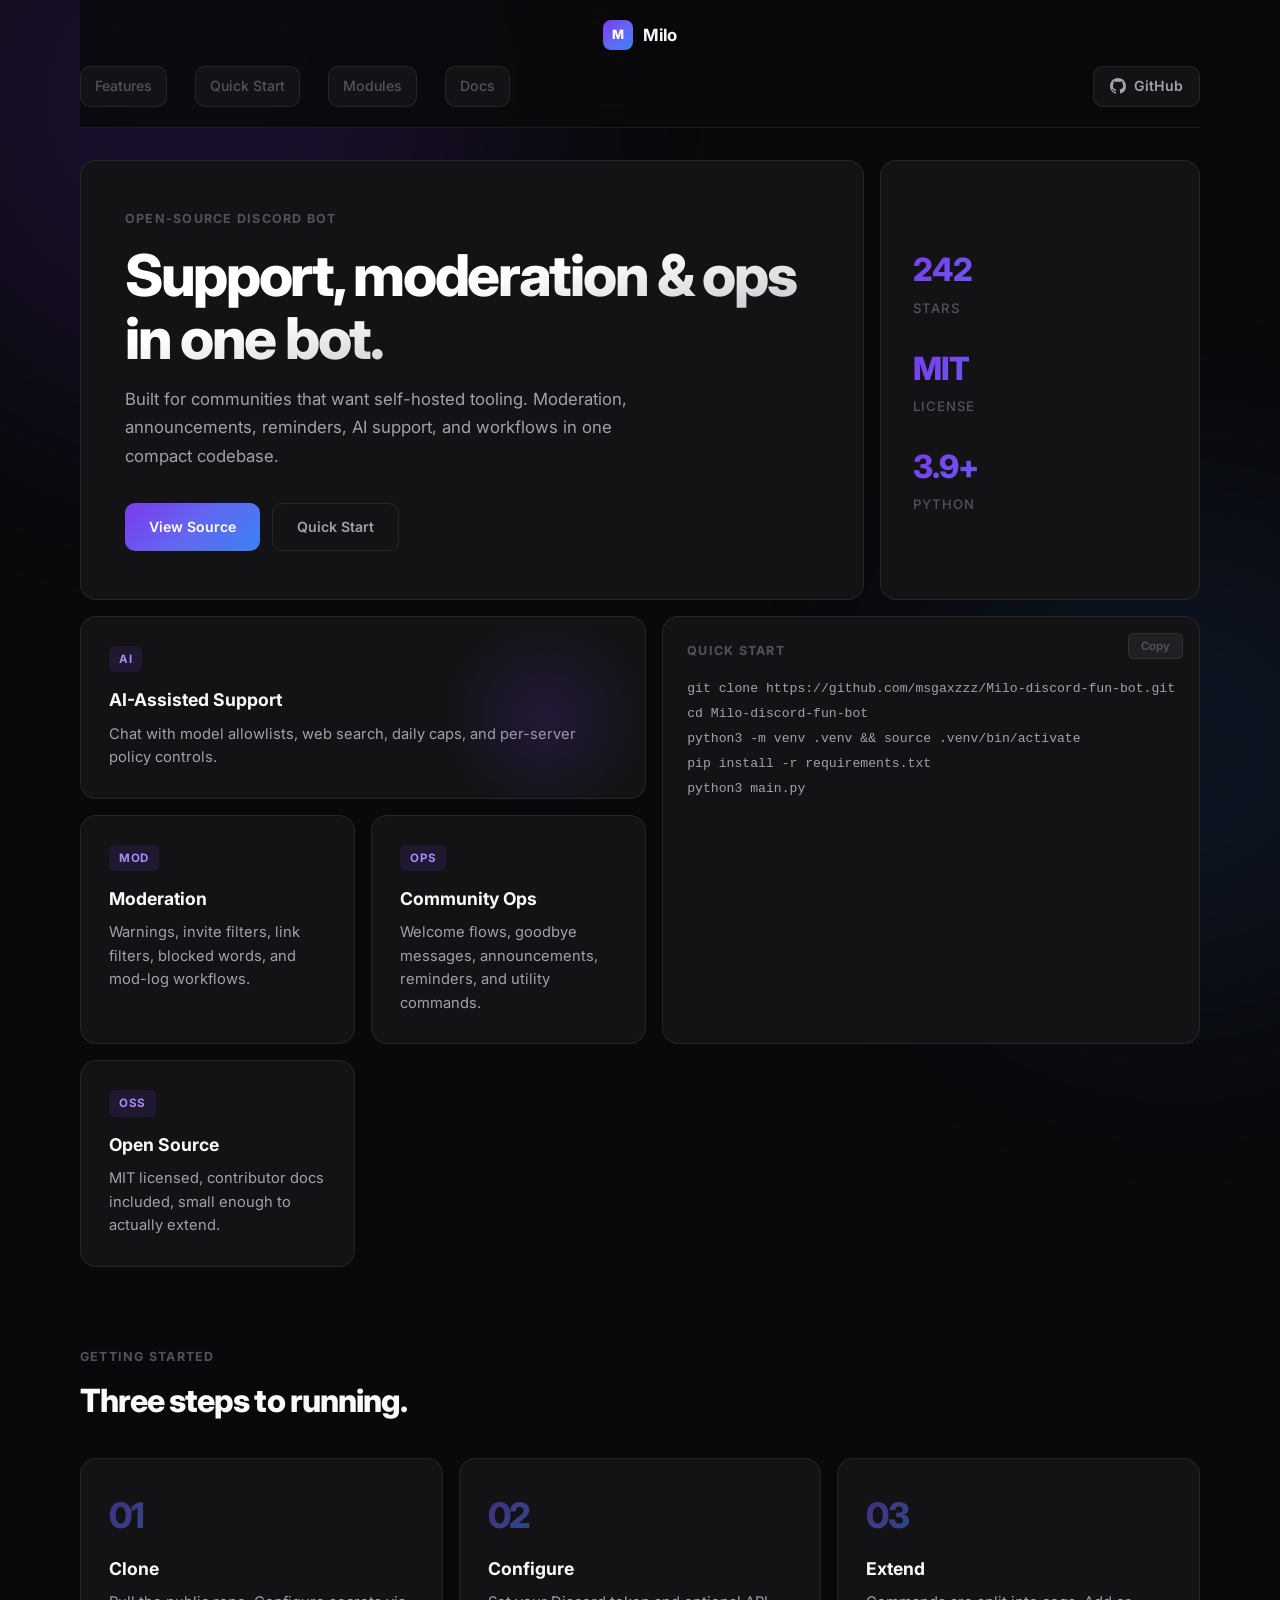
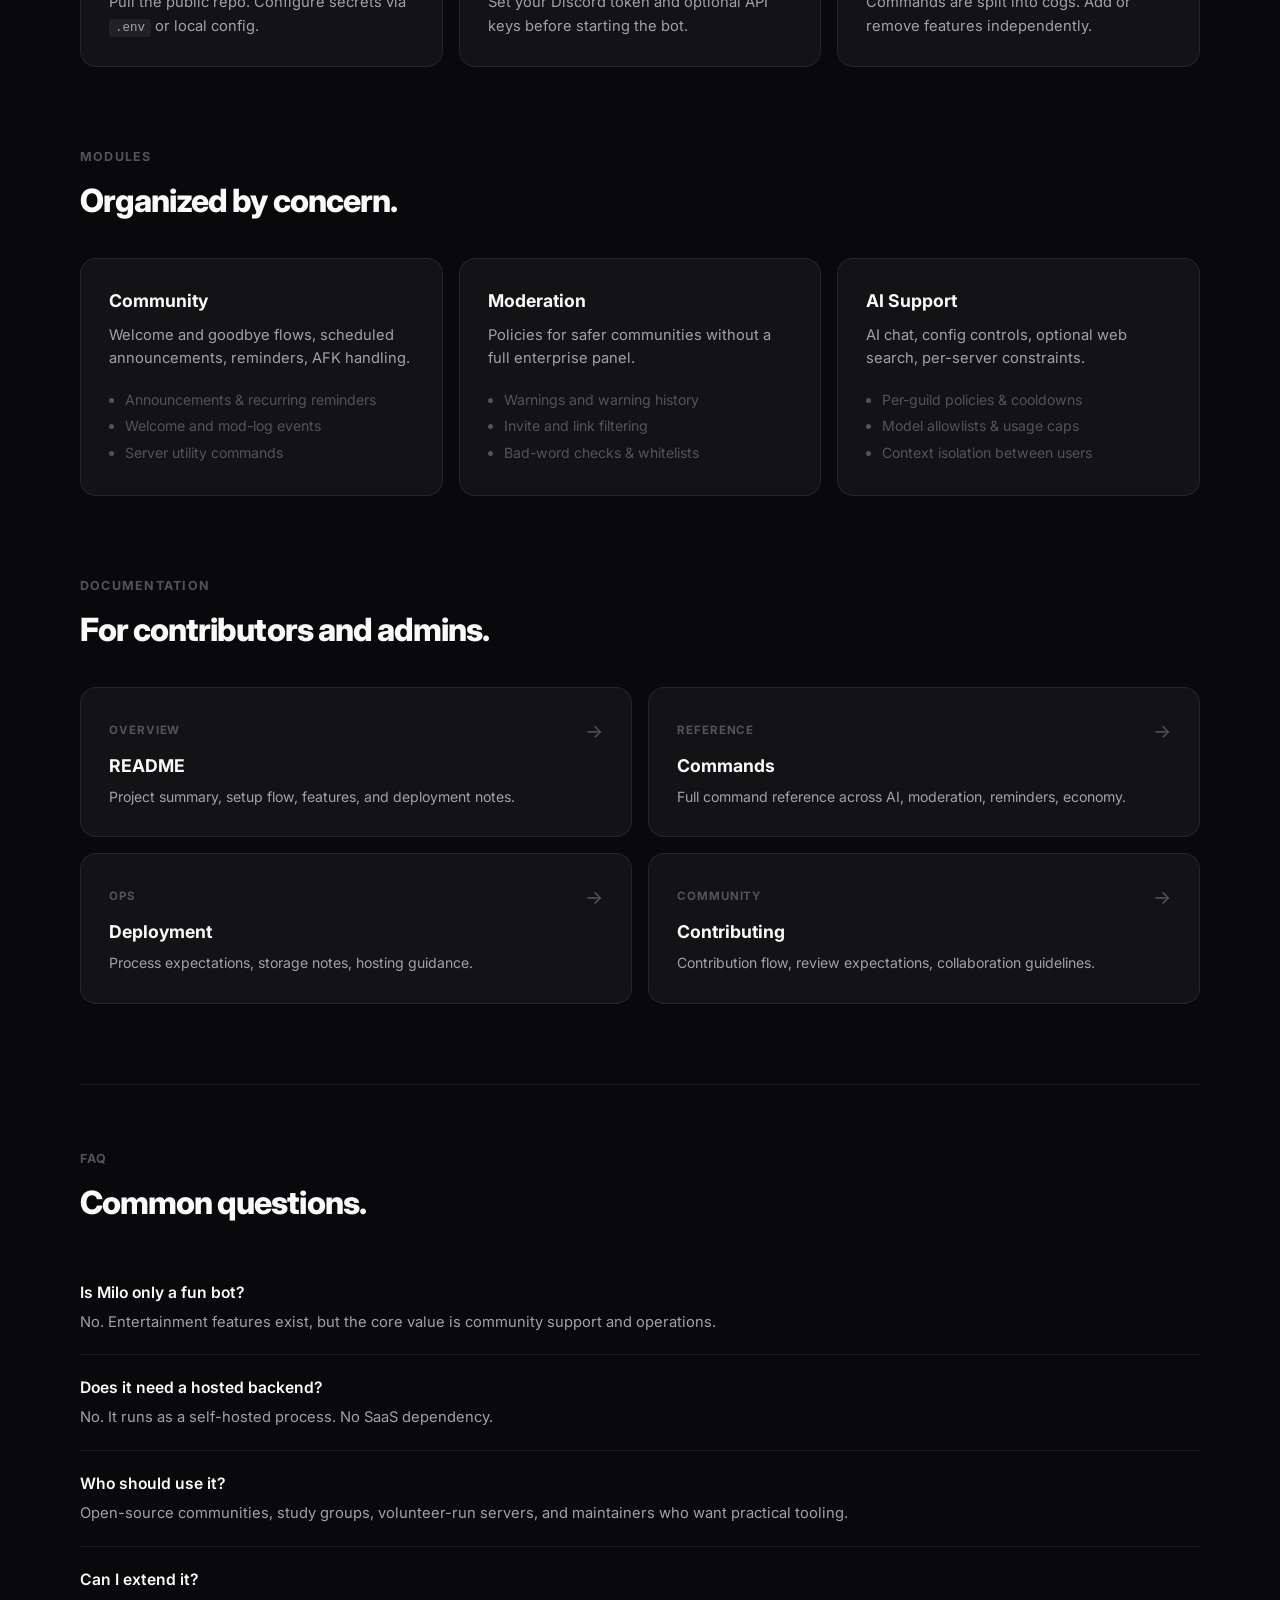
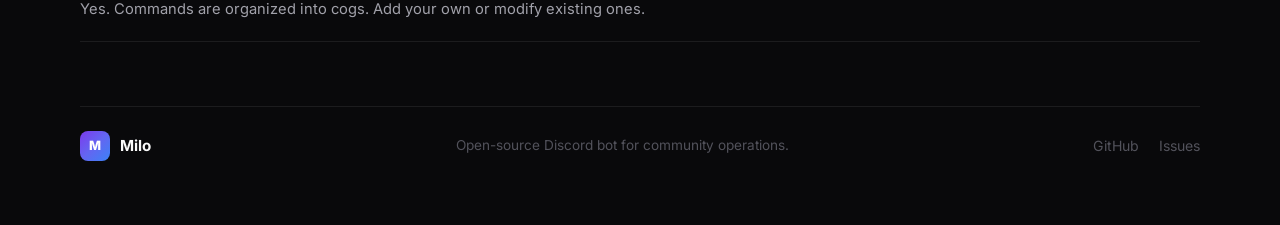
<file: site/index.html>
<!DOCTYPE html>
<html lang="en">
  <head>
    <meta charset="UTF-8" />
    <meta name="viewport" content="width=device-width, initial-scale=1.0" />
    <title>Milo | Community Operations for Discord</title>
    <meta
      name="description"
      content="Milo is an open-source Discord bot for community support, moderation, reminders, announcements, and self-hosted operations."
    />
    <meta property="og:title" content="Milo | Community Operations for Discord" />
    <meta
      property="og:description"
      content="An open-source Discord bot for community support, moderation, reminders, and operations."
    />
    <meta property="og:type" content="website" />
    <meta name="theme-color" content="#09090b" />
    <script>
      document.documentElement.classList.add('js');
    </script>
    <link rel="preconnect" href="https://fonts.googleapis.com" />
    <link rel="preconnect" href="https://fonts.gstatic.com" crossorigin />
    <link href="https://fonts.googleapis.com/css2?family=Inter:wght@400;500;600;700;800&display=swap" rel="stylesheet" />
    <link rel="stylesheet" href="./styles.css" />
  </head>
  <body>
    <div class="glow glow-1" aria-hidden="true"></div>
    <div class="glow glow-2" aria-hidden="true"></div>

    <div class="site-shell">
      <header class="topbar">
        <a class="brand" href="#top" aria-label="Milo home">
          <span class="brand-mark">M</span>
          <span>Milo</span>
        </a>
        <nav class="topnav" aria-label="Primary">
          <a class="nav-chip" href="#features">Features</a>
          <a class="nav-chip" href="#start">Quick Start</a>
          <a class="nav-chip" href="#modules">Modules</a>
          <a class="nav-chip" href="#docs">Docs</a>
        </nav>
        <div class="topbar-actions">
          <a
            class="btn btn-nav"
            href="https://github.com/msgaxzzz/Milo-discord-fun-bot"
            target="_blank"
            rel="noreferrer"
          >
            <svg width="16" height="16" viewBox="0 0 16 16" fill="currentColor"><path d="M8 0C3.58 0 0 3.58 0 8c0 3.54 2.29 6.53 5.47 7.59.4.07.55-.17.55-.38 0-.19-.01-.82-.01-1.49-2.01.37-2.53-.49-2.69-.94-.09-.23-.48-.94-.82-1.13-.28-.15-.68-.52-.01-.53.63-.01 1.08.58 1.23.82.72 1.21 1.87.87 2.33.66.07-.52.28-.87.51-1.07-1.78-.2-3.64-.89-3.64-3.95 0-.87.31-1.59.82-2.15-.08-.2-.36-1.02.08-2.12 0 0 .67-.21 2.2.82.64-.18 1.32-.27 2-.27.68 0 1.36.09 2 .27 1.53-1.04 2.2-.82 2.2-.82.44 1.1.16 1.92.08 2.12.51.56.82 1.27.82 2.15 0 3.07-1.87 3.75-3.65 3.95.29.25.54.73.54 1.48 0 1.07-.01 1.93-.01 2.2 0 .21.15.46.55.38A8.013 8.013 0 0016 8c0-4.42-3.58-8-8-8z"/></svg>
            GitHub
          </a>
        </div>
      </header>

      <main id="top">
        <!-- Hero Bento -->
        <section class="bento-hero">
          <div class="card card-hero animate-on-scroll">
            <p class="label">Open-Source Discord Bot</p>
            <h1>Support, moderation &amp; ops in one bot.</h1>
            <p class="sub">
              Built for communities that want self-hosted tooling. Moderation, announcements, reminders,
              AI support, and workflows in one compact codebase.
            </p>
            <div class="hero-actions">
              <a class="btn btn-primary" href="https://github.com/msgaxzzz/Milo-discord-fun-bot" target="_blank" rel="noreferrer">View Source</a>
              <a class="btn btn-ghost" href="#start">Quick Start</a>
            </div>
          </div>
          <div class="card card-stats animate-on-scroll">
            <div class="stat">
              <span class="stat-val">242</span>
              <span class="stat-lbl">Stars</span>
            </div>
            <div class="stat">
              <span class="stat-val">MIT</span>
              <span class="stat-lbl">License</span>
            </div>
            <div class="stat">
              <span class="stat-val">3.9+</span>
              <span class="stat-lbl">Python</span>
            </div>
          </div>
        </section>

        <!-- Features Bento -->
        <section class="bento-features" id="features">
          <div class="card card-feat card-feat-ai animate-on-scroll">
            <span class="tag">AI</span>
            <h3>AI-Assisted Support</h3>
            <p>Chat with model allowlists, web search, daily caps, and per-server policy controls.</p>
          </div>
          <div class="card card-feat animate-on-scroll">
            <span class="tag">MOD</span>
            <h3>Moderation</h3>
            <p>Warnings, invite filters, link filters, blocked words, and mod-log workflows.</p>
          </div>
          <div class="card card-code animate-on-scroll">
            <p class="label">Quick Start</p>
            <pre><code>git clone https://github.com/msgaxzzz/Milo-discord-fun-bot.git
cd Milo-discord-fun-bot
python3 -m venv .venv && source .venv/bin/activate
pip install -r requirements.txt
python3 main.py</code></pre>
            <button class="copy-btn" aria-label="Copy code">Copy</button>
          </div>
          <div class="card card-feat animate-on-scroll">
            <span class="tag">OPS</span>
            <h3>Community Ops</h3>
            <p>Welcome flows, goodbye messages, announcements, reminders, and utility commands.</p>
          </div>
          <div class="card card-feat animate-on-scroll">
            <span class="tag">OSS</span>
            <h3>Open Source</h3>
            <p>MIT licensed, contributor docs included, small enough to actually extend.</p>
          </div>
        </section>

        <!-- Setup Steps -->
        <section class="section" id="start">
          <div class="section-head animate-on-scroll">
            <p class="label">Getting Started</p>
            <h2>Three steps to running.</h2>
          </div>
          <div class="steps-grid">
            <article class="card card-step animate-on-scroll">
              <span class="step-num">01</span>
              <h3>Clone</h3>
              <p>Pull the public repo. Configure secrets via <code>.env</code> or local config.</p>
            </article>
            <article class="card card-step animate-on-scroll">
              <span class="step-num">02</span>
              <h3>Configure</h3>
              <p>Set your Discord token and optional API keys before starting the bot.</p>
            </article>
            <article class="card card-step animate-on-scroll">
              <span class="step-num">03</span>
              <h3>Extend</h3>
              <p>Commands are split into cogs. Add or remove features independently.</p>
            </article>
          </div>
        </section>

        <!-- Modules -->
        <section class="section" id="modules">
          <div class="section-head animate-on-scroll">
            <p class="label">Modules</p>
            <h2>Organized by concern.</h2>
          </div>
          <div class="module-grid">
            <article class="card card-module animate-on-scroll">
              <h3>Community</h3>
              <p>Welcome and goodbye flows, scheduled announcements, reminders, AFK handling.</p>
              <ul>
                <li>Announcements &amp; recurring reminders</li>
                <li>Welcome and mod-log events</li>
                <li>Server utility commands</li>
              </ul>
            </article>
            <article class="card card-module animate-on-scroll">
              <h3>Moderation</h3>
              <p>Policies for safer communities without a full enterprise panel.</p>
              <ul>
                <li>Warnings and warning history</li>
                <li>Invite and link filtering</li>
                <li>Bad-word checks &amp; whitelists</li>
              </ul>
            </article>
            <article class="card card-module animate-on-scroll">
              <h3>AI Support</h3>
              <p>AI chat, config controls, optional web search, per-server constraints.</p>
              <ul>
                <li>Per-guild policies &amp; cooldowns</li>
                <li>Model allowlists &amp; usage caps</li>
                <li>Context isolation between users</li>
              </ul>
            </article>
          </div>
        </section>

        <!-- Docs -->
        <section class="section" id="docs">
          <div class="section-head animate-on-scroll">
            <p class="label">Documentation</p>
            <h2>For contributors and admins.</h2>
          </div>
          <div class="docs-grid">
            <a class="card card-doc animate-on-scroll" href="https://github.com/msgaxzzz/Milo-discord-fun-bot/blob/main/README.md" target="_blank" rel="noreferrer">
              <span class="doc-tag">Overview</span>
              <h3>README</h3>
              <p>Project summary, setup flow, features, and deployment notes.</p>
              <span class="card-arrow">&rarr;</span>
            </a>
            <a class="card card-doc animate-on-scroll" href="https://github.com/msgaxzzz/Milo-discord-fun-bot/blob/main/docs/commands.md" target="_blank" rel="noreferrer">
              <span class="doc-tag">Reference</span>
              <h3>Commands</h3>
              <p>Full command reference across AI, moderation, reminders, economy.</p>
              <span class="card-arrow">&rarr;</span>
            </a>
            <a class="card card-doc animate-on-scroll" href="https://github.com/msgaxzzz/Milo-discord-fun-bot/blob/main/docs/deployment.md" target="_blank" rel="noreferrer">
              <span class="doc-tag">Ops</span>
              <h3>Deployment</h3>
              <p>Process expectations, storage notes, hosting guidance.</p>
              <span class="card-arrow">&rarr;</span>
            </a>
            <a class="card card-doc animate-on-scroll" href="https://github.com/msgaxzzz/Milo-discord-fun-bot/blob/main/CONTRIBUTING.md" target="_blank" rel="noreferrer">
              <span class="doc-tag">Community</span>
              <h3>Contributing</h3>
              <p>Contribution flow, review expectations, collaboration guidelines.</p>
              <span class="card-arrow">&rarr;</span>
            </a>
          </div>
        </section>

        <!-- FAQ -->
        <section class="section section-faq">
          <div class="section-head animate-on-scroll">
            <p class="label">FAQ</p>
            <h2>Common questions.</h2>
          </div>
          <div class="faq-list">
            <article class="faq-item animate-on-scroll">
              <h3>Is Milo only a fun bot?</h3>
              <p>No. Entertainment features exist, but the core value is community support and operations.</p>
            </article>
            <article class="faq-item animate-on-scroll">
              <h3>Does it need a hosted backend?</h3>
              <p>No. It runs as a self-hosted process. No SaaS dependency.</p>
            </article>
            <article class="faq-item animate-on-scroll">
              <h3>Who should use it?</h3>
              <p>Open-source communities, study groups, volunteer-run servers, and maintainers who want practical tooling.</p>
            </article>
            <article class="faq-item animate-on-scroll">
              <h3>Can I extend it?</h3>
              <p>Yes. Commands are organized into cogs. Add your own or modify existing ones.</p>
            </article>
          </div>
        </section>
      </main>

      <footer class="footer">
        <div class="footer-left">
          <span class="brand-mark">M</span>
          <span>Milo</span>
        </div>
        <p class="footer-note">Open-source Discord bot for community operations.</p>
        <div class="footer-links">
          <a href="https://github.com/msgaxzzz/Milo-discord-fun-bot" target="_blank" rel="noreferrer">GitHub</a>
          <a href="https://github.com/msgaxzzz/Milo-discord-fun-bot/issues" target="_blank" rel="noreferrer">Issues</a>
        </div>
      </footer>
    </div>
    <script src="./script.js"></script>
  </body>
</html>
</file>
<file: site/styles.css>
:root {
  --bg: #09090b;
  --card: #131316;
  --border: rgba(255, 255, 255, 0.08);
  --border-hover: rgba(255, 255, 255, 0.18);
  --text: #fafafa;
  --text-secondary: #a1a1aa;
  --text-muted: #52525b;
  --accent-1: #7c3aed;
  --accent-2: #6366f1;
  --accent-3: #3b82f6;
  --gradient: linear-gradient(135deg, var(--accent-1), var(--accent-2), var(--accent-3));
  --radius: 16px;
  --radius-sm: 10px;
}

* { box-sizing: border-box; margin: 0; padding: 0; }

html {
  scroll-behavior: smooth;
  scroll-padding-top: 24px;
}

body {
  font-family: "Inter", -apple-system, BlinkMacSystemFont, sans-serif;
  color: var(--text);
  background: var(--bg);
  line-height: 1.6;
  -webkit-font-smoothing: antialiased;
  overflow-x: hidden;
}

a { color: inherit; text-decoration: none; }

/* --- Background Glows --- */

.glow {
  position: fixed;
  border-radius: 50%;
  filter: blur(120px);
  opacity: 0.15;
  pointer-events: none;
  z-index: 0;
}

.glow-1 {
  width: 600px;
  height: 600px;
  top: -200px;
  left: -100px;
  background: var(--accent-1);
}

.glow-2 {
  width: 500px;
  height: 500px;
  bottom: -100px;
  right: -150px;
  background: var(--accent-3);
  opacity: 0.1;
}

/* --- Layout --- */

.site-shell {
  position: relative;
  z-index: 1;
  width: min(1120px, calc(100% - 32px));
  margin: 0 auto;
  padding: 0 0 40px;
}

/* --- Cards (shared) --- */

.card {
  background: var(--card);
  border: 1px solid var(--border);
  border-radius: var(--radius);
  transition: border-color 0.3s ease, box-shadow 0.3s ease;
}

.card:hover {
  border-color: var(--border-hover);
}

/* --- Nav --- */

.topbar {
  display: grid;
  grid-template-columns: 1fr auto 1fr;
  align-items: center;
  gap: 16px;
  padding: 20px 0;
  position: relative;
  z-index: 100;
  background: rgba(9, 9, 11, 0.8);
  backdrop-filter: blur(12px);
  -webkit-backdrop-filter: blur(12px);
  border-bottom: 1px solid var(--border);
}

.brand {
  display: inline-flex;
  align-items: center;
  grid-column: 2;
  justify-self: center;
  gap: 10px;
  font-weight: 700;
  font-size: 1.05rem;
}

.brand-mark {
  display: inline-grid;
  place-items: center;
  width: 30px;
  height: 30px;
  border-radius: 8px;
  background: var(--gradient);
  color: #fff;
  font-weight: 800;
  font-size: 0.8rem;
}

.topnav {
  display: flex;
  grid-column: 1;
  justify-self: start;
  gap: 28px;
  align-items: center;
  flex-wrap: wrap;
}

.nav-chip {
  display: inline-flex;
  align-items: center;
  justify-content: center;
  min-height: 36px;
  padding: 8px 14px;
  border: 1px solid var(--border);
  border-radius: var(--radius-sm);
  background: var(--card);
  color: var(--text-muted);
  font-size: 0.88rem;
  font-weight: 500;
  transition: color 0.2s, border-color 0.2s, background-color 0.2s;
}

.nav-chip:hover,
.nav-chip.active {
  border-color: var(--border-hover);
  background: rgba(255, 255, 255, 0.04);
  color: var(--text);
}

.topbar-actions {
  display: flex;
  grid-column: 3;
  justify-content: flex-end;
}

/* --- Buttons --- */

.btn {
  display: inline-flex;
  align-items: center;
  gap: 8px;
  font-weight: 600;
  font-size: 0.88rem;
  border-radius: var(--radius-sm);
  transition: all 0.2s ease;
  cursor: pointer;
  border: none;
}

.btn-nav {
  padding: 8px 16px;
  background: var(--card);
  border: 1px solid var(--border);
  color: var(--text-secondary);
}

.btn-nav:hover {
  border-color: var(--border-hover);
  color: var(--text);
}

.btn-primary {
  padding: 12px 24px;
  background: var(--gradient);
  color: #fff;
}

.btn-primary:hover {
  opacity: 0.9;
  transform: translateY(-1px);
}

.btn-ghost {
  padding: 12px 24px;
  background: transparent;
  border: 1px solid var(--border);
  color: var(--text-secondary);
}

.btn-ghost:hover {
  border-color: var(--border-hover);
  color: var(--text);
}

/* --- Hero Bento --- */

.bento-hero {
  display: grid;
  grid-template-columns: 1fr 320px;
  gap: 16px;
  margin-top: 32px;
}

.card-hero {
  padding: 48px 44px;
}

.card-hero h1 {
  margin-top: 16px;
  font-size: clamp(2.4rem, 5vw, 3.6rem);
  font-weight: 800;
  line-height: 1.08;
  letter-spacing: -0.04em;
  background: linear-gradient(to bottom right, #fff 40%, var(--text-secondary));
  -webkit-background-clip: text;
  -webkit-text-fill-color: transparent;
  background-clip: text;
}

.sub {
  margin-top: 16px;
  color: var(--text-secondary);
  font-size: 1.05rem;
  max-width: 48ch;
  line-height: 1.7;
}

.hero-actions {
  display: flex;
  gap: 12px;
  margin-top: 32px;
}

.card-stats {
  display: flex;
  flex-direction: column;
  justify-content: center;
  gap: 24px;
  padding: 36px 32px;
}

.stat {
  display: flex;
  flex-direction: column;
}

.stat-val {
  font-size: 2rem;
  font-weight: 800;
  letter-spacing: -0.03em;
  background: var(--gradient);
  -webkit-background-clip: text;
  -webkit-text-fill-color: transparent;
  background-clip: text;
}

.stat-lbl {
  color: var(--text-muted);
  font-size: 0.82rem;
  font-weight: 500;
  text-transform: uppercase;
  letter-spacing: 0.08em;
  margin-top: 2px;
}

/* --- Labels & Tags --- */

.label {
  color: var(--text-muted);
  font-size: 0.78rem;
  font-weight: 700;
  letter-spacing: 0.1em;
  text-transform: uppercase;
}

.tag {
  display: inline-block;
  padding: 4px 10px;
  border-radius: 6px;
  background: rgba(124, 58, 237, 0.12);
  color: #a78bfa;
  font-size: 0.72rem;
  font-weight: 700;
  letter-spacing: 0.06em;
}

/* --- Features Bento --- */

.bento-features {
  display: grid;
  grid-template-columns: repeat(3, 1fr);
  grid-template-rows: auto auto;
  gap: 16px;
  margin-top: 16px;
}

.card-feat {
  padding: 28px;
}

.card-feat h3 {
  margin-top: 14px;
  font-size: 1.1rem;
  font-weight: 700;
}

.card-feat p {
  margin-top: 8px;
  color: var(--text-secondary);
  font-size: 0.92rem;
}

/* AI card spans 2 columns */
.card-feat-ai {
  grid-column: span 2;
  position: relative;
  overflow: hidden;
}

.card-feat-ai::before {
  content: "";
  position: absolute;
  top: 0;
  right: 0;
  width: 200px;
  height: 200px;
  background: radial-gradient(circle, rgba(124, 58, 237, 0.15) 0%, transparent 70%);
  pointer-events: none;
}

/* Code card spans 1 col, 2 rows */
.card-code {
  grid-column: 3;
  grid-row: 1 / 3;
  padding: 24px;
  position: relative;
  display: flex;
  flex-direction: column;
}

.card-code pre {
  margin-top: 16px;
  overflow-x: auto;
  font-family: "SF Mono", "Fira Code", "Fira Mono", monospace;
  font-size: 0.82rem;
  line-height: 1.9;
  flex: 1;
}

.card-code code {
  color: var(--text-secondary);
}

/* --- Copy Button --- */

.copy-btn {
  position: absolute;
  top: 16px;
  right: 16px;
  padding: 5px 12px;
  background: rgba(255, 255, 255, 0.06);
  border: 1px solid var(--border);
  border-radius: 6px;
  color: var(--text-muted);
  font-family: inherit;
  font-size: 0.72rem;
  font-weight: 600;
  cursor: pointer;
  transition: all 0.2s;
}

.copy-btn:hover {
  color: var(--text);
  border-color: var(--border-hover);
}

.copy-btn.copied {
  color: #a78bfa;
  border-color: rgba(124, 58, 237, 0.4);
}

/* --- Sections --- */

.section {
  margin-top: 80px;
  scroll-margin-top: 24px;
}

.section-head {
  margin-bottom: 32px;
}

.section-head h2 {
  margin-top: 8px;
  font-size: clamp(1.5rem, 3vw, 2rem);
  font-weight: 800;
  letter-spacing: -0.03em;
}

/* --- Steps --- */

.steps-grid {
  display: grid;
  grid-template-columns: repeat(3, 1fr);
  gap: 16px;
}

.card-step {
  padding: 28px;
  position: relative;
}

.step-num {
  display: inline-block;
  font-size: 2.2rem;
  font-weight: 800;
  letter-spacing: -0.04em;
  background: var(--gradient);
  -webkit-background-clip: text;
  -webkit-text-fill-color: transparent;
  background-clip: text;
  opacity: 0.5;
}

.card-step h3 {
  margin-top: 12px;
  font-size: 1.1rem;
  font-weight: 700;
}

.card-step p {
  margin-top: 8px;
  color: var(--text-secondary);
  font-size: 0.92rem;
}

.card-step code {
  padding: 2px 6px;
  background: rgba(255, 255, 255, 0.06);
  border-radius: 4px;
  font-family: "SF Mono", monospace;
  font-size: 0.85em;
}

/* --- Modules --- */

.module-grid {
  display: grid;
  grid-template-columns: repeat(3, 1fr);
  gap: 16px;
}

.card-module {
  padding: 28px;
}

.card-module h3 {
  font-size: 1.1rem;
  font-weight: 700;
}

.card-module p {
  margin-top: 8px;
  color: var(--text-secondary);
  font-size: 0.92rem;
}

.card-module ul {
  margin-top: 16px;
  padding-left: 16px;
  color: var(--text-muted);
  font-size: 0.88rem;
  line-height: 1.9;
}

/* --- Docs --- */

.docs-grid {
  display: grid;
  grid-template-columns: repeat(2, 1fr);
  gap: 16px;
}

.card-doc {
  display: block;
  padding: 28px;
  position: relative;
}

.card-doc:hover {
  border-color: rgba(124, 58, 237, 0.3);
  box-shadow: 0 0 24px -8px rgba(124, 58, 237, 0.15);
}

.doc-tag {
  font-size: 0.72rem;
  font-weight: 700;
  letter-spacing: 0.08em;
  text-transform: uppercase;
  color: var(--text-muted);
}

.card-doc h3 {
  margin-top: 10px;
  font-size: 1.1rem;
  font-weight: 700;
}

.card-doc p {
  margin-top: 6px;
  color: var(--text-secondary);
  font-size: 0.88rem;
}

.card-arrow {
  position: absolute;
  top: 28px;
  right: 28px;
  color: var(--text-muted);
  font-size: 1.2rem;
  transition: transform 0.2s, color 0.2s;
}

.card-doc:hover .card-arrow {
  transform: translateX(4px);
  color: #a78bfa;
}

/* --- FAQ --- */

.section-faq {
  border-top: 1px solid var(--border);
  padding-top: 64px;
}

.faq-list {
  display: flex;
  flex-direction: column;
}

.faq-item {
  padding: 20px 0;
  border-bottom: 1px solid var(--border);
}

.faq-item h3 {
  font-size: 0.98rem;
  font-weight: 600;
}

.faq-item p {
  margin-top: 6px;
  color: var(--text-secondary);
  font-size: 0.92rem;
}

/* --- Footer --- */

.footer {
  display: flex;
  align-items: center;
  justify-content: space-between;
  gap: 16px;
  margin-top: 64px;
  padding: 24px 0;
  border-top: 1px solid var(--border);
}

.footer-left {
  display: flex;
  align-items: center;
  gap: 10px;
  font-weight: 700;
  font-size: 0.95rem;
}

.footer-note {
  color: var(--text-muted);
  font-size: 0.85rem;
}

.footer-links {
  display: flex;
  gap: 20px;
  font-size: 0.88rem;
  color: var(--text-muted);
}

.footer-links a:hover {
  color: var(--text);
}

/* --- Scroll Animations --- */

.animate-on-scroll,
.is-visible {
  opacity: 1;
  transform: translateY(0);
}

.js .animate-on-scroll {
  opacity: 0;
  transform: translateY(20px);
  transition: opacity 0.7s cubic-bezier(0.16, 1, 0.3, 1), transform 0.7s cubic-bezier(0.16, 1, 0.3, 1);
}

.js .is-visible {
  opacity: 1;
  transform: translateY(0);
}

/* Stagger for bento grids */
.bento-features .animate-on-scroll:nth-child(2) { transition-delay: 0.06s; }
.bento-features .animate-on-scroll:nth-child(3) { transition-delay: 0.12s; }
.bento-features .animate-on-scroll:nth-child(4) { transition-delay: 0.18s; }
.bento-features .animate-on-scroll:nth-child(5) { transition-delay: 0.24s; }

.steps-grid .animate-on-scroll:nth-child(2) { transition-delay: 0.08s; }
.steps-grid .animate-on-scroll:nth-child(3) { transition-delay: 0.16s; }

.module-grid .animate-on-scroll:nth-child(2) { transition-delay: 0.08s; }
.module-grid .animate-on-scroll:nth-child(3) { transition-delay: 0.16s; }

.docs-grid .animate-on-scroll:nth-child(2) { transition-delay: 0.06s; }
.docs-grid .animate-on-scroll:nth-child(3) { transition-delay: 0.12s; }
.docs-grid .animate-on-scroll:nth-child(4) { transition-delay: 0.18s; }

/* --- Responsive --- */

@media (max-width: 960px) {
  .topbar {
    grid-template-columns: 1fr;
  }

  .brand,
  .topnav,
  .topbar-actions {
    grid-column: auto;
    justify-self: center;
  }

  .bento-hero {
    grid-template-columns: 1fr;
  }

  .card-stats {
    flex-direction: row;
    justify-content: flex-start;
    gap: 40px;
  }

  .bento-features {
    grid-template-columns: 1fr 1fr;
    grid-template-rows: auto;
  }

  .card-feat-ai {
    grid-column: span 2;
  }

  .card-code {
    grid-column: span 2;
    grid-row: auto;
  }

  .steps-grid,
  .module-grid {
    grid-template-columns: 1fr;
  }

  .docs-grid {
    grid-template-columns: 1fr;
  }
}

@media (max-width: 640px) {
  .site-shell {
    width: calc(100% - 24px);
  }

  .topbar {
    padding: 14px 0;
    gap: 12px;
  }

  .topnav {
    display: flex;
    justify-content: center;
    flex-wrap: wrap;
    gap: 10px;
    width: 100%;
  }

  .nav-chip {
    width: auto;
    min-height: 40px;
    padding: 9px 12px;
  }

  .topbar-actions {
    width: 100%;
    justify-content: center;
  }

  .btn-nav {
    width: min(100%, 220px);
    justify-content: center;
  }

  .bento-features {
    grid-template-columns: 1fr;
  }

  .card-feat-ai {
    grid-column: auto;
  }

  .card-code {
    grid-column: auto;
  }

  .card-hero {
    padding: 32px 24px;
  }

  .card-hero h1 {
    font-size: clamp(2rem, 11vw, 2.85rem);
  }

  .sub {
    font-size: 0.98rem;
    line-height: 1.65;
  }

  .hero-actions {
    flex-direction: column;
  }

  .btn-primary,
  .btn-ghost,
  .btn-nav {
    justify-content: center;
  }

  .card-stats {
    display: grid;
    grid-template-columns: repeat(3, minmax(0, 1fr));
    gap: 12px;
    padding: 22px 18px;
  }

  .stat {
    text-align: center;
  }

  .stat-val {
    font-size: 1.6rem;
  }

  .card-feat,
  .card-code,
  .card-step,
  .card-module,
  .card-doc {
    padding: 22px 20px;
  }

  .card-code pre {
    margin-top: 18px;
    font-size: 0.76rem;
    line-height: 1.75;
  }

  .copy-btn {
    top: 12px;
    right: 12px;
  }

  .footer {
    flex-direction: column;
    align-items: flex-start;
    gap: 12px;
  }
}

@media (prefers-reduced-motion: reduce) {
  * {
    animation-duration: 0.01ms !important;
    transition-duration: 0.01ms !important;
    scroll-behavior: auto !important;
  }

  .animate-on-scroll {
    opacity: 1 !important;
    transform: none !important;
  }
}
</file>
